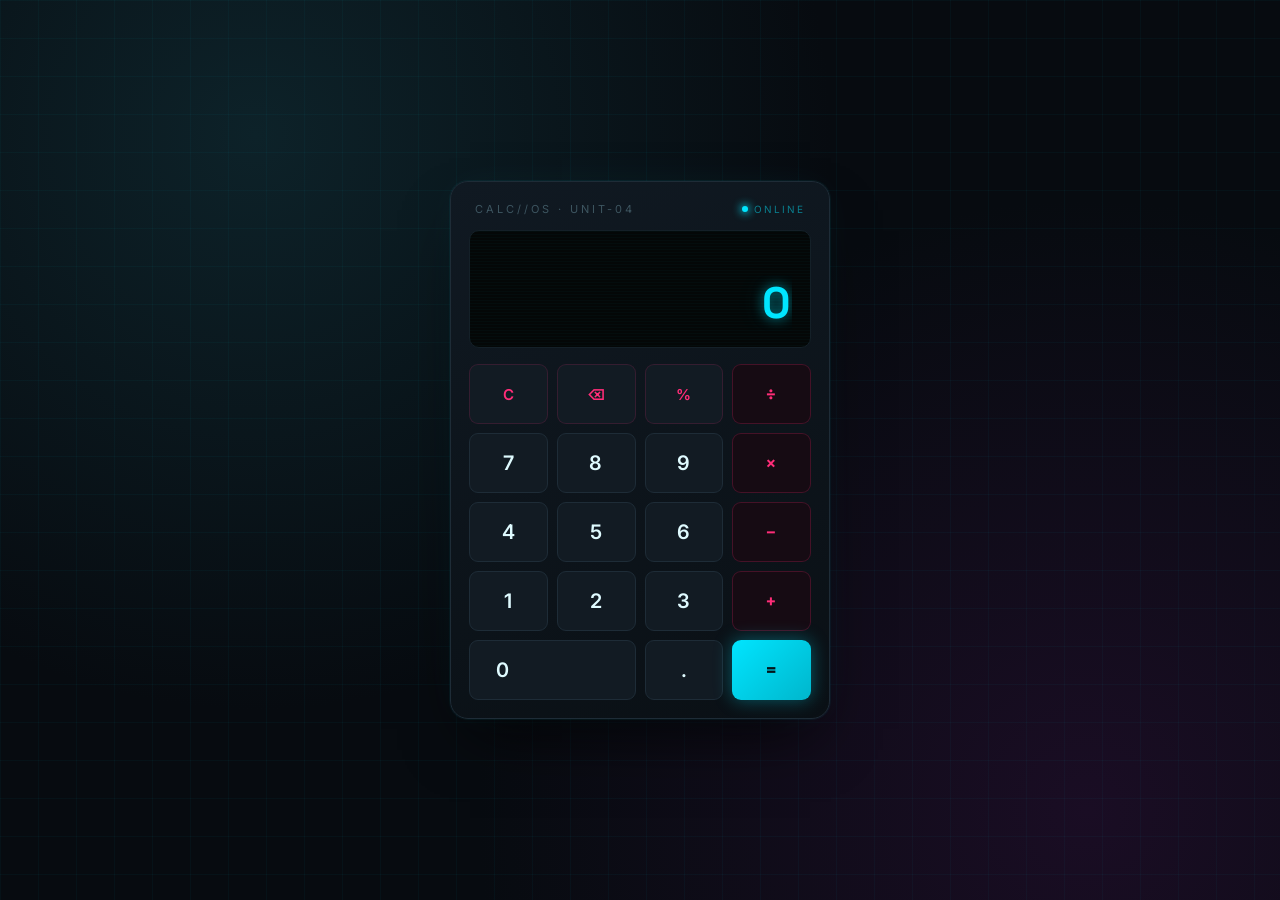
<file: WebDev-L2-Calculator/index.html>
<!DOCTYPE html>
<html lang="en">
<head>
<meta charset="UTF-8">
<meta name="viewport" content="width=device-width, initial-scale=1.0">
<title>CALC//OS — Arithmetic Terminal</title>
<link rel="preconnect" href="https://fonts.googleapis.com">
<link href="https://fonts.googleapis.com/css2?family=Space+Grotesk:wght@500;600;700&family=Inter:wght@400;500;600;700&display=swap" rel="stylesheet">
<link rel="stylesheet" href="style.css">
</head>
<body>

<div class="unit">
  <div class="unit-head">
    <span class="id">CALC//OS · UNIT-04</span>
    <span class="status"><span class="dot"></span>ONLINE</span>
  </div>

  <div class="screen">
    <div class="trace" id="trace">&nbsp;</div>
    <div class="readout" id="readout">0</div>
  </div>

  <div class="pad" id="pad">
    <button class="key-fn" data-action="clear">C</button>
    <button class="key-fn" data-action="backspace">⌫</button>
    <button class="key-fn" data-action="percent">%</button>
    <button class="key-op" data-action="operator" data-op="÷">÷</button>

    <button class="key-num" data-digit="7">7</button>
    <button class="key-num" data-digit="8">8</button>
    <button class="key-num" data-digit="9">9</button>
    <button class="key-op" data-action="operator" data-op="×">×</button>

    <button class="key-num" data-digit="4">4</button>
    <button class="key-num" data-digit="5">5</button>
    <button class="key-num" data-digit="6">6</button>
    <button class="key-op" data-action="operator" data-op="−">−</button>

    <button class="key-num" data-digit="1">1</button>
    <button class="key-num" data-digit="2">2</button>
    <button class="key-num" data-digit="3">3</button>
    <button class="key-op" data-action="operator" data-op="+">+</button>

    <button class="key-num key-zero" data-digit="0">0</button>
    <button class="key-num" data-action="decimal">.</button>
    <button class="key-eq" data-action="equals">=</button>
  </div>

</div>

<script src="script.js"></script>

</body>
</html>
</file>
<file: WebDev-L2-Calculator/style.css>
:root{
  --bg-void:#070b10;
  --bg-panel:#0e151c;
  --bg-key:#121b23;
  --bg-key-hover:#182430;
  --line:#1e2c37;
  --cyan:#00e5ff;
  --cyan-dim:#0a7f8f;
  --magenta:#ff2d78;
  --magenta-dim:#7a1740;
  --text-hi:#dffbff;
  --text-mid:#7fa6ae;
  --text-dim:#3d5560;
  --error:#ff3b5c;
}

*{box-sizing:border-box;}

body{
  margin:0;
  min-height:100vh;
  display:flex;
  align-items:center;
  justify-content:center;
  background:
    radial-gradient(circle at 20% 15%, #0d2229 0%, transparent 45%),
    radial-gradient(circle at 85% 90%, #1a0d24 0%, transparent 45%),
    var(--bg-void);
  font-family:'Inter', sans-serif;
  padding:24px;
}

/* faint circuit grid backdrop */
body::before{
  content:"";
  position:fixed;
  inset:0;
  background-image:
    linear-gradient(rgba(0,229,255,0.035) 1px, transparent 1px),
    linear-gradient(90deg, rgba(0,229,255,0.035) 1px, transparent 1px);
  background-size:38px 38px;
  pointer-events:none;
}

.unit{
  width:100%;
  max-width:380px;
  background:linear-gradient(160deg, #101922 0%, #0a1015 100%);
  border:1px solid var(--line);
  border-radius:18px;
  padding:18px;
  box-shadow:
    0 0 0 1px rgba(0,229,255,0.05),
    0 30px 60px -20px rgba(0,0,0,0.8),
    0 0 40px -10px rgba(0,229,255,0.08);
  position:relative;
}

.unit-head{
  display:flex;
  align-items:center;
  justify-content:space-between;
  padding:2px 6px 14px;
}

.unit-head .id{
  font-family:'Inter', sans-serif;
  font-size:11px;
  letter-spacing:3px;
  color:var(--text-dim);
}

.unit-head .status{
  display:flex;
  align-items:center;
  gap:6px;
  font-family:'Inter', sans-serif;
  font-size:10px;
  letter-spacing:2px;
  color:var(--cyan-dim);
}

.dot{
  width:6px;
  height:6px;
  border-radius:50%;
  background:var(--cyan);
  box-shadow:0 0 8px 1px var(--cyan);
  animation:pulse 2.2s ease-in-out infinite;
}

@keyframes pulse{
  0%,100%{opacity:1;}
  50%{opacity:0.35;}
}

/* ---------- SCREEN ---------- */
.screen{
  position:relative;
  background:#040707;
  border:1px solid #142028;
  border-radius:10px;
  padding:20px 18px 16px;
  margin-bottom:16px;
  overflow:hidden;
}

.screen::after{
  content:"";
  position:absolute;
  inset:0;
  background:repeating-linear-gradient(
    to bottom,
    rgba(0,229,255,0.025) 0px,
    rgba(0,229,255,0.025) 1px,
    transparent 1px,
    transparent 3px
  );
  pointer-events:none;
  animation:scan 6s linear infinite;
}

@keyframes scan{
  0%{ transform:translateY(0); }
  100%{ transform:translateY(6px); }
}

.trace{
  min-height:18px;
  font-family:'Inter', sans-serif;
  font-size:13px;
  letter-spacing:1px;
  color:var(--text-mid);
  text-align:right;
  overflow-x:auto;
  white-space:nowrap;
  margin-bottom:6px;
}

.readout{
  font-family:'Space Grotesk', sans-serif;
  font-weight:700;
  font-size:44px;
  text-align:right;
  color:var(--cyan);
  text-shadow:0 0 12px rgba(0,229,255,0.55), 0 0 30px rgba(0,229,255,0.2);
  overflow-x:auto;
  white-space:nowrap;
  letter-spacing:1px;
  transition:color 0.15s ease, text-shadow 0.15s ease;
}

.readout.error{
  color:var(--error);
  text-shadow:0 0 12px rgba(255,59,92,0.6), 0 0 30px rgba(255,59,92,0.25);
  animation:glitch 0.4s steps(2,end) 2;
}

@keyframes glitch{
  0%{ transform:translateX(0); }
  25%{ transform:translateX(-2px); }
  50%{ transform:translateX(2px); }
  75%{ transform:translateX(-1px); }
  100%{ transform:translateX(0); }
}

/* ---------- KEYPAD ---------- */
.pad{
  display:grid;
  grid-template-columns:repeat(4, 1fr);
  gap:9px;
}

button{
  all:unset;
  box-sizing:border-box;
  position:relative;
  display:flex;
  align-items:center;
  justify-content:center;
  height:60px;
  border-radius:9px;
  background:var(--bg-key);
  border:1px solid var(--line);
  color:var(--text-hi);
  font-family:'Inter', sans-serif;
  font-weight:600;
  font-size:20px;
  letter-spacing:0.5px;
  cursor:pointer;
  user-select:none;
  transition:background 0.12s ease, border-color 0.12s ease, transform 0.05s ease;
  overflow:hidden;
}

button:hover{
  background:var(--bg-key-hover);
  border-color:var(--cyan-dim);
}

button:active{
  transform:scale(0.96);
}

button::after{
  content:"";
  position:absolute;
  inset:0;
  background:radial-gradient(circle, rgba(0,229,255,0.35) 0%, transparent 70%);
  opacity:0;
  transform:scale(0.4);
  transition:opacity 0.35s ease, transform 0.35s ease;
}

button.ripple::after{
  opacity:1;
  transform:scale(1.6);
  transition:none;
}

.key-fn{
  color:var(--magenta);
  font-family:'Inter', sans-serif;
  font-size:15px;
  border-color:rgba(255,45,120,0.15);
}
.key-fn:hover{ border-color:var(--magenta-dim); }

.key-op{
  color:var(--magenta);
  font-family:'Space Grotesk', sans-serif;
  font-size:19px;
  background:#160b13;
  border-color:rgba(255,45,120,0.2);
}
.key-op:hover{
  background:#20101b;
  border-color:var(--magenta);
}
.key-op.active{
  background:var(--magenta);
  color:#0a0006;
  box-shadow:0 0 16px rgba(255,45,120,0.5);
}

.key-zero{
  grid-column:span 2;
  justify-content:flex-start;
  padding-left:26px;
}

.key-eq{
  background:linear-gradient(135deg, #00e5ff, #00b6cc);
  color:#031418;
  font-family:'Space Grotesk', sans-serif;
  font-weight:900;
  font-size:20px;
  border:none;
  box-shadow:0 0 18px rgba(0,229,255,0.35);
}
.key-eq:hover{
  box-shadow:0 0 26px rgba(0,229,255,0.55);
}

@media (max-width:420px){
  .readout{ font-size:36px; }
  button{ height:54px; font-size:18px; }
}
</file>
